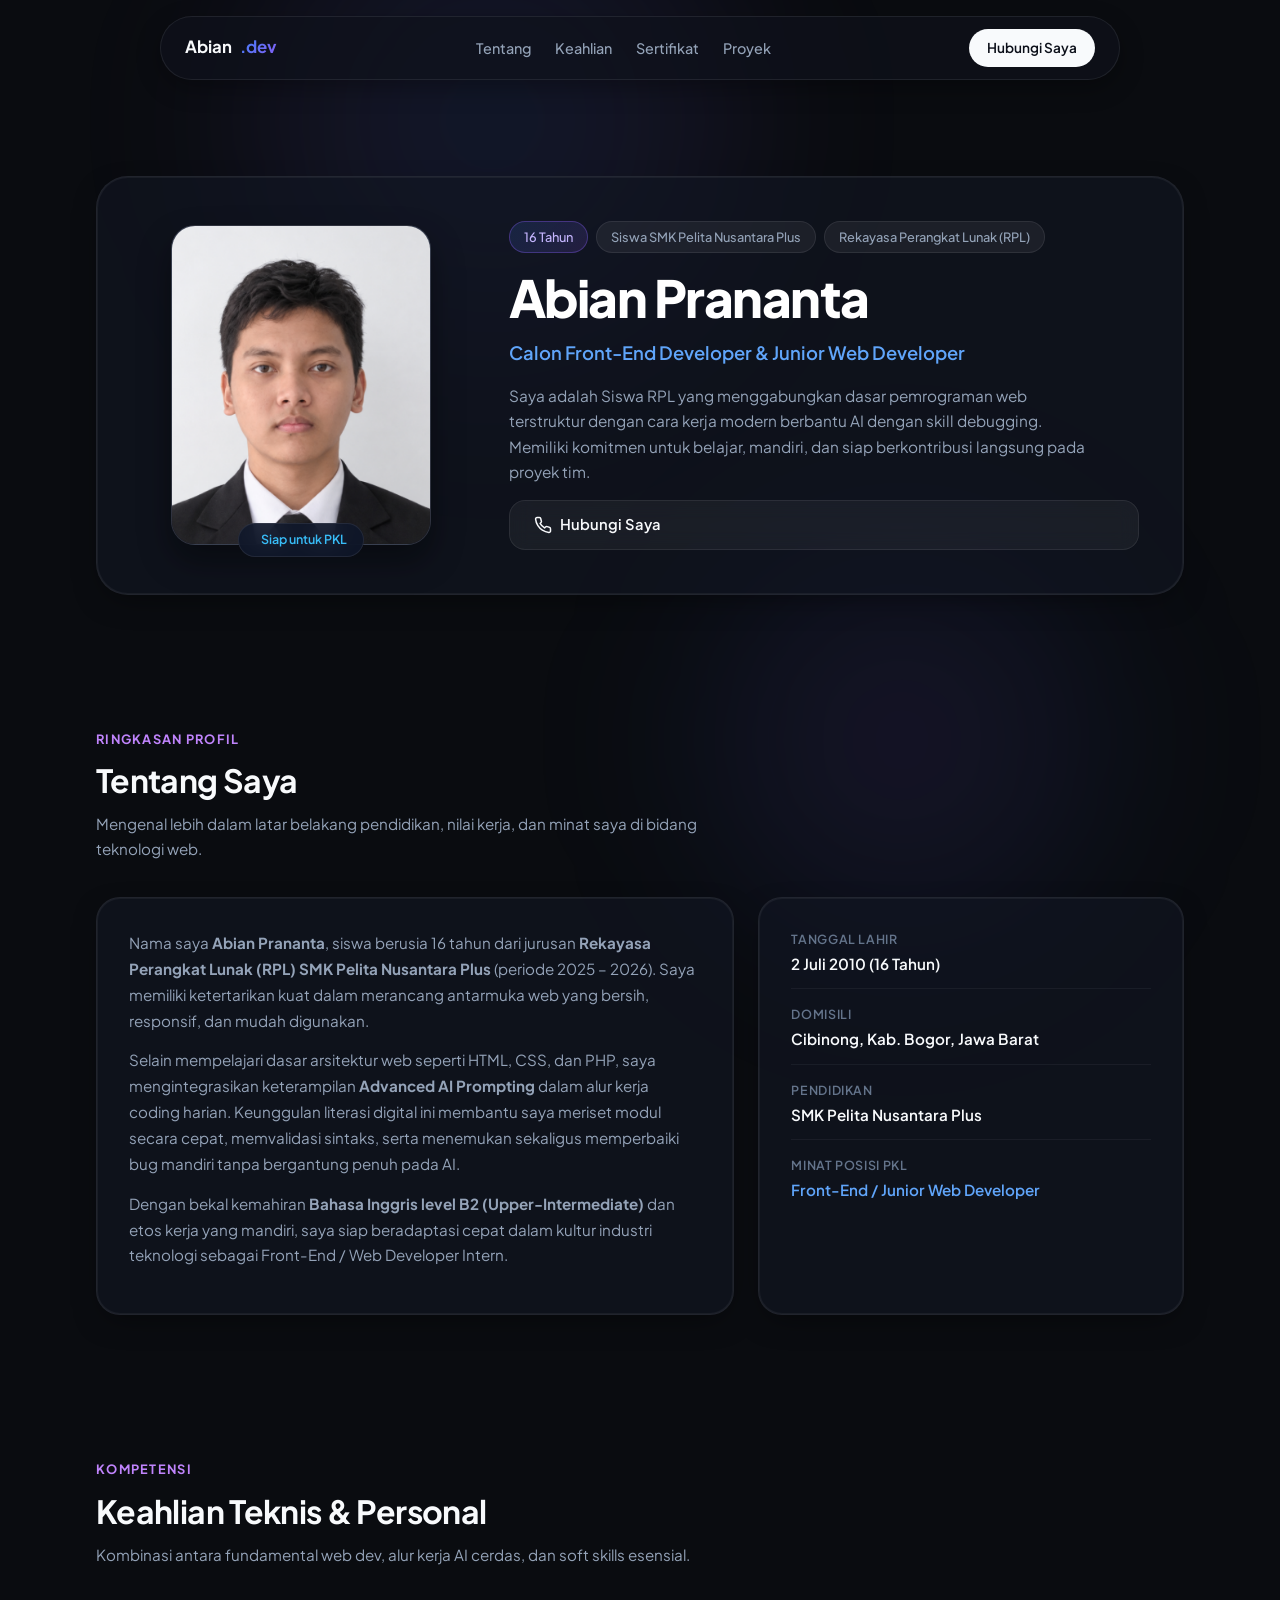
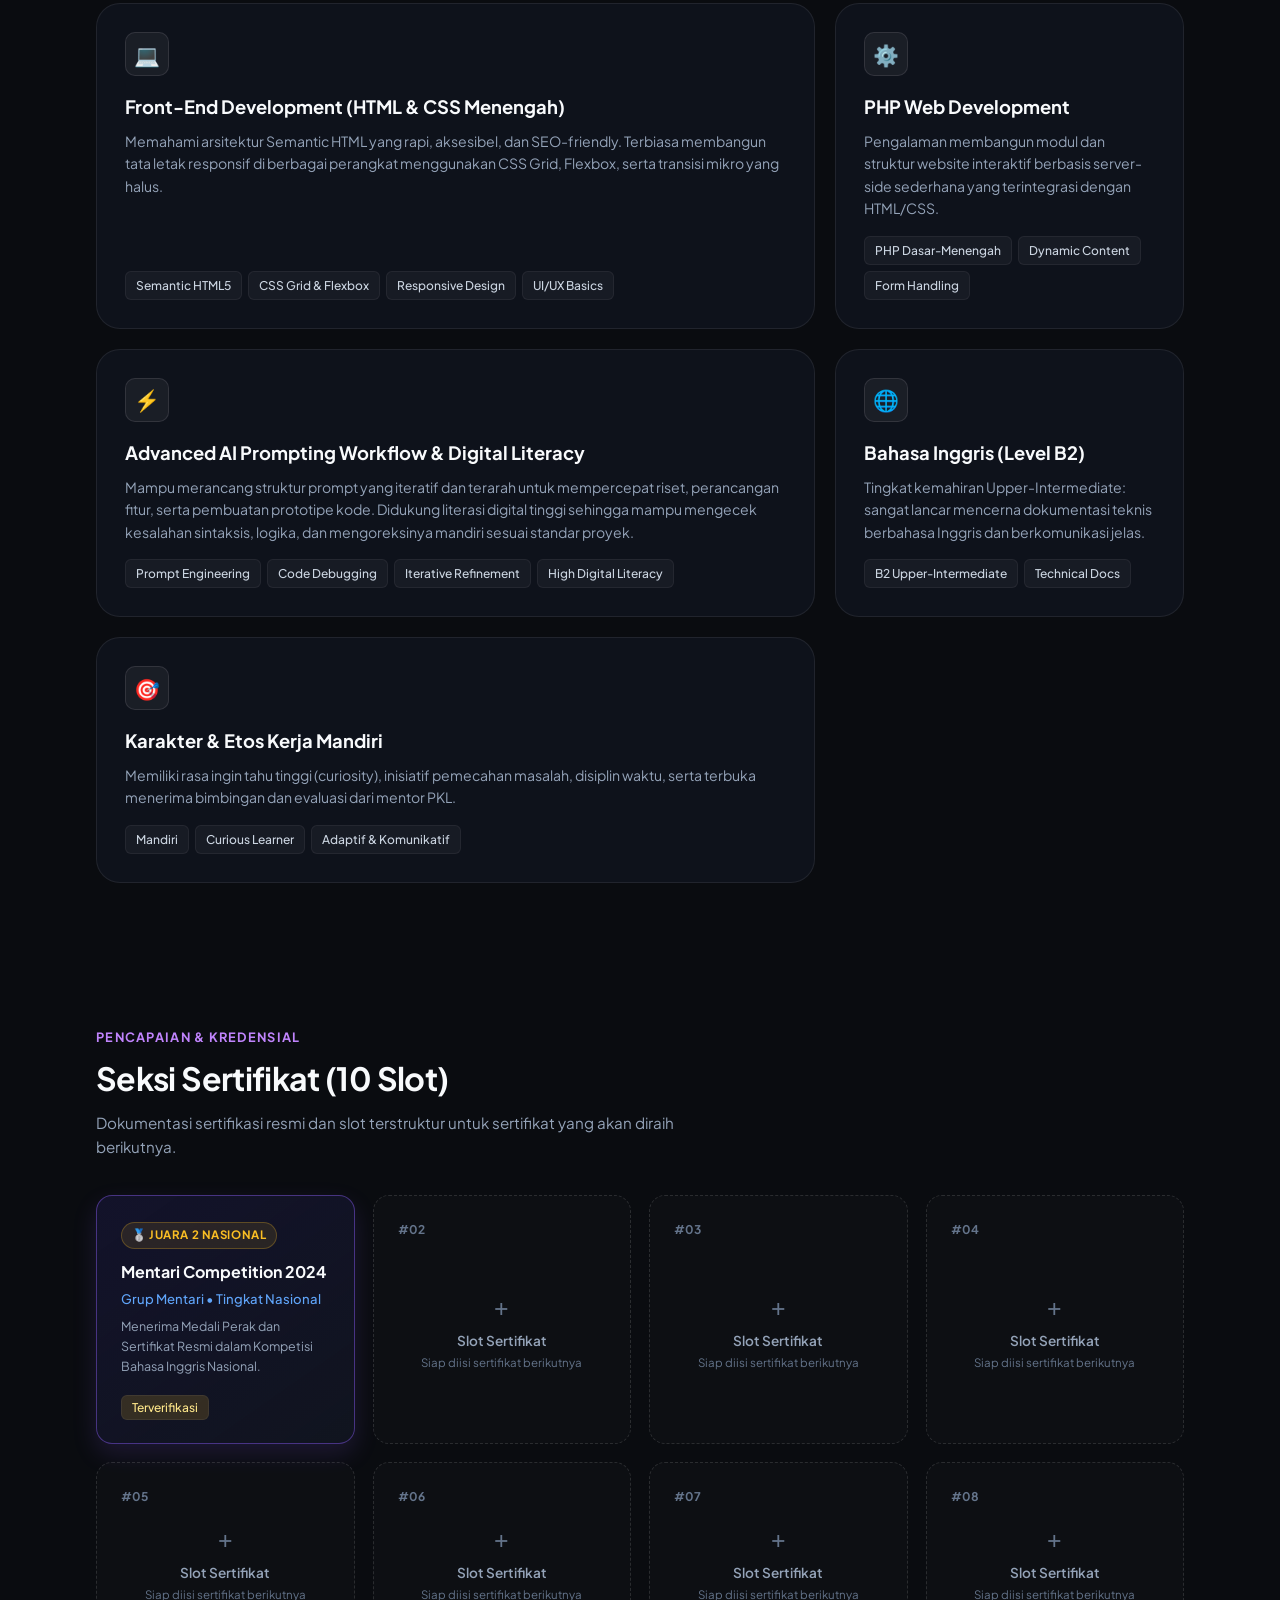
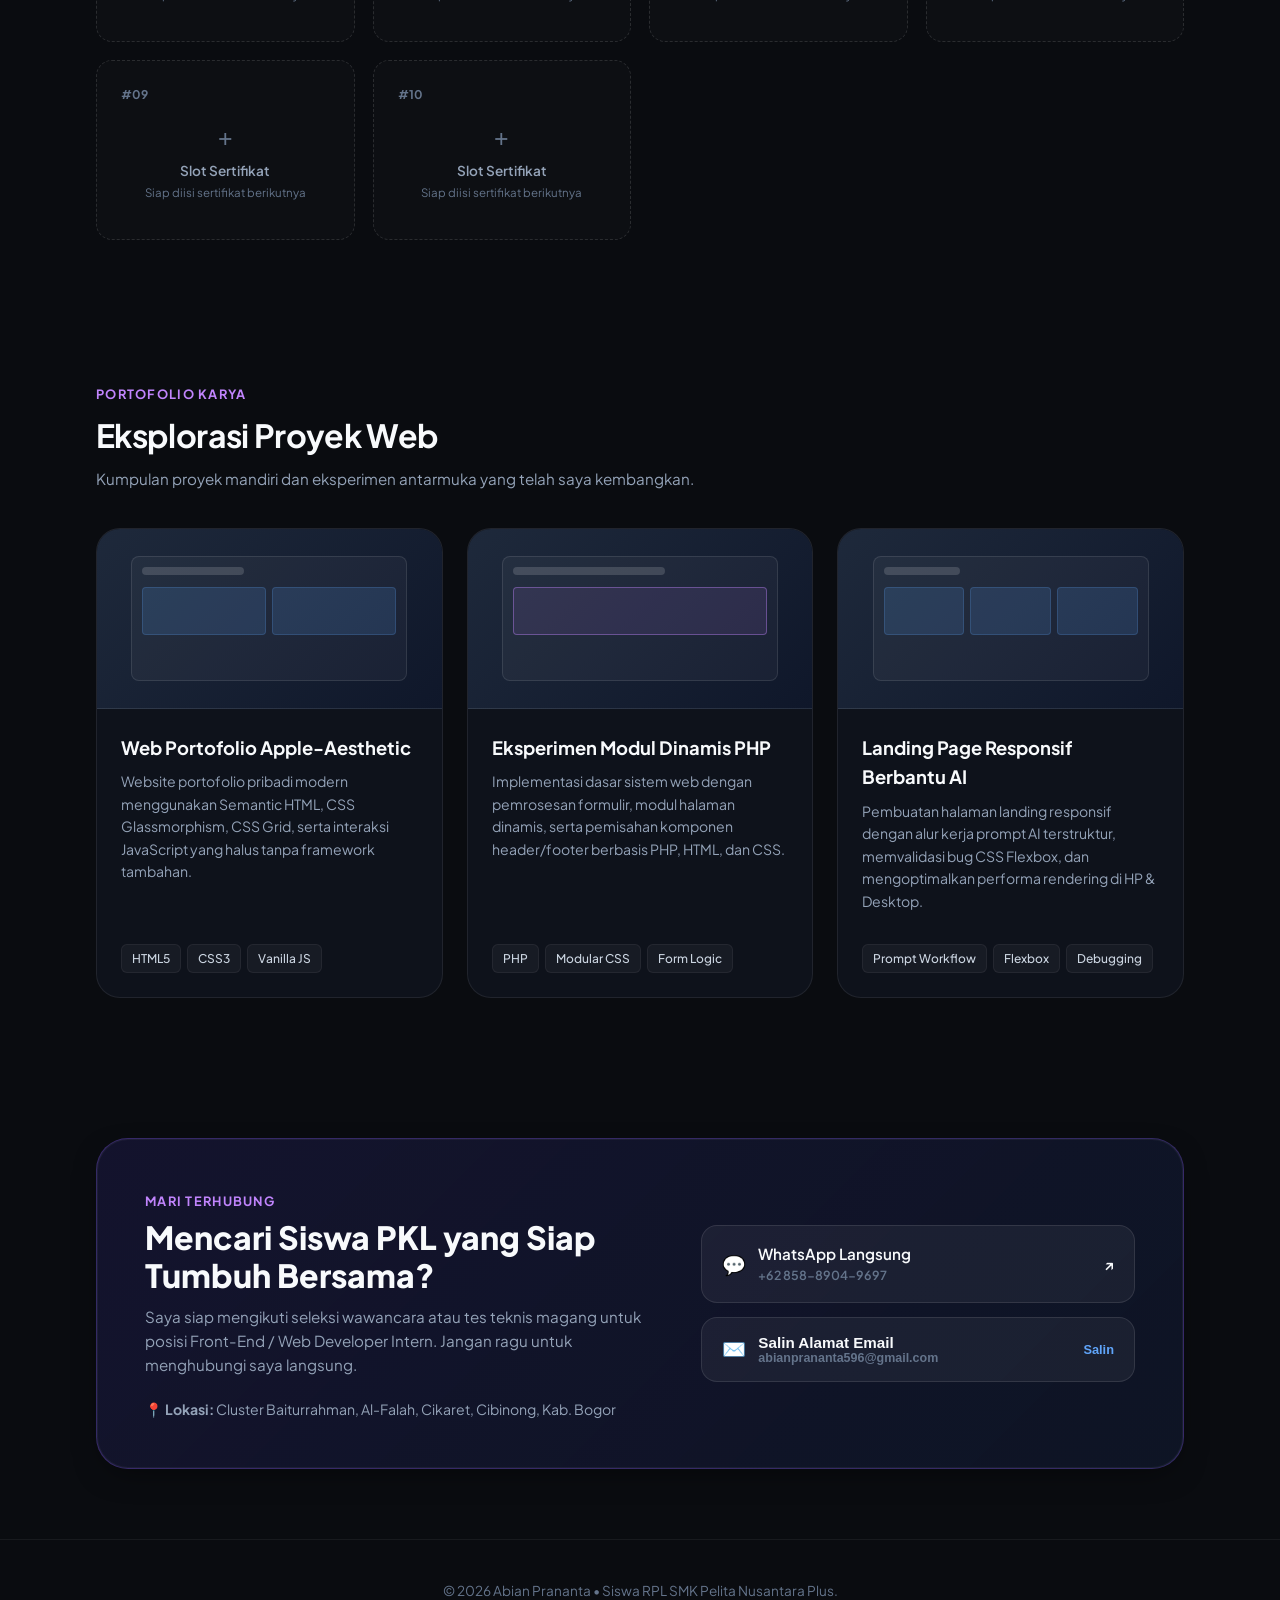
<file: free coding space/My Portfolio/index.html>
<!DOCTYPE html>
<html lang="id">
<head>
  <meta charset="UTF-8" />
  <meta name="viewport" content="width=device-width, initial-scale=1.0" />
  <title>Abian Prananta | Front-End & Web Developer Intern</title>
  
  <!-- Font Modern (Inter & SF Pro feel) -->
  <link rel="preconnect" href="https://fonts.googleapis.com">
  <link rel="preconnect" href="https://fonts.gstatic.com" crossorigin>
  <link href="https://fonts.googleapis.com/css2?family=Plus+Jakarta+Sans:wght@300;400;500;600;700;800&family=Space+Grotesk:wght@500;700&display=swap" rel="stylesheet">

    <link rel="stylesheet" href="style.css" />

</head>

<body>

  <!-- ================= NAV BAR ================= -->
  <header class="container">
    <nav class="navbar">
      <a href="#" class="nav-brand">
        Abian<span>.dev</span>
      </a>
      <ul class="nav-links">
        <li><a href="#tentang">Tentang</a></li>
        <li><a href="#skills">Keahlian</a></li>
        <li><a href="#sertifikat">Sertifikat</a></li>
        <li><a href="#proyek">Proyek</a></li>
      </ul>
      <a href="#kontak" class="nav-cta">Hubungi Saya</a>
    </nav>
  </header>

  <main class="container">

    <!-- ================= HERO SECTION ================= -->
    <section class="hero">
      <div class="hero-card">
        <!-- Frame Foto Berdampingan -->
       <!-- Frame Foto Abian Prananta -->
        <div class="profile-frame-wrap">
          <div class="profile-frame">
            <img src="fyour photo.png" alt="Abian Prananta" id="profileImg" />
          </div>
          <div class="profile-badge">
            <span class="pulse-dot"></span> Siap untuk PKL
          </div>
        </div>

        <!-- Detail Profil -->
        <div class="hero-content">
          <div class="meta-pills">
            <span class="pill highlight">16 Tahun</span>
            <span class="pill">Siswa SMK Pelita Nusantara Plus</span>
            <span class="pill">Rekayasa Perangkat Lunak (RPL)</span>
          </div>

          <h1 class="hero-title">Abian Prananta</h1>
          <h2 class="hero-subtitle">Calon Front-End Developer & Junior Web Developer</h2>
          
          <p class="hero-desc">
           Saya adalah Siswa RPL yang menggabungkan dasar pemrograman web terstruktur dengan cara kerja modern berbantu AI dengan skill debugging. Memiliki komitmen untuk belajar, mandiri, dan siap berkontribusi langsung pada proyek tim.
          </p>


            <!-- Tombol Pintas Hubungi -->
            <a href="https://wa.me/6285889049697?text=Halo%20Abian,%20saya%20tertarik%20dengan%20profil%20portofolio%20kamu." target="_blank" class="btn btn-secondary">
              <svg width="18" height="18" viewBox="0 0 24 24" fill="none" stroke="currentColor" stroke-width="2" stroke-linecap="round" stroke-linejoin="round">
                <path d="M22 16.92v3a2 2 0 0 1-2.18 2 19.79 19.79 0 0 1-8.63-3.07 19.5 19.5 0 0 1-6-6 19.79 19.79 0 0 1-3.07-8.67A2 2 0 0 1 4.11 2h3a2 2 0 0 1 2 1.72 12.84 12.84 0 0 0 .7 2.81 2 2 0 0 1-.45 2.11L8.09 9.91a16 16 0 0 0 6 6l1.27-1.27a2 2 0 0 1 2.11-.45 12.84 12.84 0 0 0 2.81.7A2 2 0 0 1 22 16.92z"></path>
              </svg>
              Hubungi Saya
            </a>
          </div>
        </div>
      </div>
    </section>

    <!-- ================= TENTANG SAYA ================= -->
    <section id="tentang" class="section">
      <div class="section-header">
        <span class="section-tag">Ringkasan Profil</span>
        <h2 class="section-title">Tentang Saya</h2>
        <p class="section-desc">Mengenal lebih dalam latar belakang pendidikan, nilai kerja, dan minat saya di bidang teknologi web.</p>
      </div>

      <div class="about-grid">
        <div class="card about-bio">
          <p>
            Nama saya <strong>Abian Prananta</strong>, siswa berusia 16 tahun dari jurusan <strong>Rekayasa Perangkat Lunak (RPL) SMK Pelita Nusantara Plus</strong> (periode 2025 – 2026). Saya memiliki ketertarikan kuat dalam merancang antarmuka web yang bersih, responsif, dan mudah digunakan.
          </p>
          <p>
            Selain mempelajari dasar arsitektur web seperti HTML, CSS, dan PHP, saya mengintegrasikan keterampilan <strong>Advanced AI Prompting</strong> dalam alur kerja coding harian. Keunggulan literasi digital ini membantu saya meriset modul secara cepat, memvalidasi sintaks, serta menemukan sekaligus memperbaiki bug mandiri tanpa bergantung penuh pada AI.
          </p>
          <p>
            Dengan bekal kemahiran <strong>Bahasa Inggris level B2 (Upper-Intermediate)</strong> dan etos kerja yang mandiri, saya siap beradaptasi cepat dalam kultur industri teknologi sebagai Front-End / Web Developer Intern.
          </p>
        </div>

        <div class="card">
          <div class="info-list">
            <div class="info-item">
              <span class="info-label">Tanggal Lahir</span>
              <span class="info-value">2 Juli 2010 (16 Tahun)</span>
            </div>
            <div class="info-item">
              <span class="info-label">Domisili</span>
              <span class="info-value">Cibinong, Kab. Bogor, Jawa Barat</span>
            </div>
            <div class="info-item">
              <span class="info-label">Pendidikan</span>
              <span class="info-value">SMK Pelita Nusantara Plus</span>
            </div>
            <div class="info-item">
              <span class="info-label">Minat Posisi PKL</span>
              <span class="info-value" style="color: var(--accent-blue-light);">Front-End / Junior Web Developer</span>
            </div>
          </div>
        </div>
      </div>
    </section>

    <!-- ================= KEAHLIAN (BENTO GRID) ================= -->
    <section id="skills" class="section">
      <div class="section-header">
        <span class="section-tag">Kompetensi</span>
        <h2 class="section-title">Keahlian Teknis & Personal</h2>
        <p class="section-desc">Kombinasi antara fundamental web dev, alur kerja AI cerdas, dan soft skills esensial.</p>
      </div>

      <div class="bento-grid">
        <!-- Bento 1: HTML & CSS (Menengah) -->
        <div class="bento-card span-2">
          <div>
            <div class="bento-icon" style="color: #60a5fa;">💻</div>
            <h3 class="bento-title">Front-End Development (HTML & CSS Menengah)</h3>
            <p class="bento-desc">
              Memahami arsitektur Semantic HTML yang rapi, aksesibel, dan SEO-friendly. Terbiasa membangun tata letak responsif di berbagai perangkat menggunakan CSS Grid, Flexbox, serta transisi mikro yang halus.
            </p>
          </div>
          <div class="skill-tags">
            <span class="skill-tag">Semantic HTML5</span>
            <span class="skill-tag">CSS Grid & Flexbox</span>
            <span class="skill-tag">Responsive Design</span>
         
            <span class="skill-tag">UI/UX Basics</span>
          </div>
        </div>

        <!-- Bento 2: PHP Dasar-Menengah -->
        <div class="bento-card">
          <div>
            <div class="bento-icon" style="color: #c084fc;">⚙️</div>
            <h3 class="bento-title">PHP Web Development</h3>
            <p class="bento-desc">
              Pengalaman membangun modul dan struktur website interaktif berbasis server-side sederhana yang terintegrasi dengan HTML/CSS.
            </p>
          </div>
          <div class="skill-tags">
            <span class="skill-tag">PHP Dasar-Menengah</span>
            <span class="skill-tag">Dynamic Content</span>
            <span class="skill-tag">Form Handling</span>
          </div>
        </div>

        <!-- Bento 3: Advanced AI Prompting & Digital Literacy -->
        <div class="bento-card span-2">
          <div>
            <div class="bento-icon" style="color: #38bdf8;">⚡</div>
            <h3 class="bento-title">Advanced AI Prompting Workflow & Digital Literacy</h3>
            <p class="bento-desc">
              Mampu merancang struktur prompt yang iteratif dan terarah untuk mempercepat riset, perancangan fitur, serta pembuatan prototipe kode. Didukung literasi digital tinggi sehingga mampu mengecek kesalahan sintaksis, logika, dan mengoreksinya mandiri sesuai standar proyek.
            </p>
          </div>
          <div class="skill-tags">
            <span class="skill-tag">Prompt Engineering</span>
            <span class="skill-tag">Code Debugging</span>
            <span class="skill-tag">Iterative Refinement</span>
            <span class="skill-tag">High Digital Literacy</span>
          </div>
        </div>

        <!-- Bento 4: English Proficiency -->
        <div class="bento-card">
          <div>
            <div class="bento-icon" style="color: #fbbf24;">🌐</div>
            <h3 class="bento-title">Bahasa Inggris (Level B2)</h3>
            <p class="bento-desc">
              Tingkat kemahiran Upper-Intermediate: sangat lancar mencerna dokumentasi teknis berbahasa Inggris dan berkomunikasi jelas.
            </p>
          </div>
          <div class="skill-tags">
            <span class="skill-tag">B2 Upper-Intermediate</span>
            <span class="skill-tag">Technical Docs</span>
          </div>
        </div>

        <!-- Bento 5: Soft Skills -->
        <div class="bento-card span-2">
          <div>
            <div class="bento-icon" style="color: #4ade80;">🎯</div>
            <h3 class="bento-title">Karakter & Etos Kerja Mandiri</h3>
            <p class="bento-desc">
              Memiliki rasa ingin tahu tinggi (curiosity), inisiatif pemecahan masalah, disiplin waktu, serta terbuka menerima bimbingan dan evaluasi dari mentor PKL.
            </p>
          </div>
          <div class="skill-tags">
            <span class="skill-tag">Mandiri</span>
            <span class="skill-tag">Curious Learner</span>
            <span class="skill-tag">Adaptif & Komunikatif</span>
          </div>
        </div>
      </div>
    </section>

    <!-- ================= SERTIFIKAT (10 BOXES GRID) ================= -->
    <section id="sertifikat" class="section">
      <div class="section-header">
        <span class="section-tag">Pencapaian & Kredensial</span>
        <h2 class="section-title">Seksi Sertifikat (10 Slot)</h2>
        <p class="section-desc">Dokumentasi sertifikasi resmi dan slot terstruktur untuk sertifikat yang akan diraih berikutnya.</p>
      </div>

      <div class="cert-grid">
        <!-- Box 1: PRESTASI RESMI -->
        <div class="cert-card active">
          <div>
            <div class="cert-badge-active">
              🥈 Juara 2 Nasional
            </div>
            <h3 class="cert-title">Mentari Competition 2024</h3>
            <p class="cert-issuer">Grup Mentari • Tingkat Nasional</p>
            <p class="cert-detail">Menerima Medali Perak dan Sertifikat Resmi dalam Kompetisi Bahasa Inggris Nasional.</p>
          </div>
          <div style="margin-top: 16px;">
            <span class="skill-tag" style="background: rgba(251, 191, 36, 0.15); color: #fde68a;">Terverifikasi</span>
          </div>
        </div>

        <!-- Box 2: Slot Cadangan -->
        <div class="cert-card slot">
          <span class="slot-number">#02</span>
          <div class="slot-content">
            <span class="slot-icon">+</span>
            <h4 class="slot-title">Slot Sertifikat</h4>
            <p class="slot-sub">Siap diisi sertifikat berikutnya</p>
          </div>
        </div>

        <!-- Box 3: Slot Cadangan -->
        <div class="cert-card slot">
          <span class="slot-number">#03</span>
          <div class="slot-content">
            <span class="slot-icon">+</span>
            <h4 class="slot-title">Slot Sertifikat</h4>
            <p class="slot-sub">Siap diisi sertifikat berikutnya</p>
          </div>
        </div>

        <!-- Box 4: Slot Cadangan -->
        <div class="cert-card slot">
          <span class="slot-number">#04</span>
          <div class="slot-content">
            <span class="slot-icon">+</span>
            <h4 class="slot-title">Slot Sertifikat</h4>
            <p class="slot-sub">Siap diisi sertifikat berikutnya</p>
          </div>
        </div>

        <!-- Box 5: Slot Cadangan -->
        <div class="cert-card slot">
          <span class="slot-number">#05</span>
          <div class="slot-content">
            <span class="slot-icon">+</span>
            <h4 class="slot-title">Slot Sertifikat</h4>
            <p class="slot-sub">Siap diisi sertifikat berikutnya</p>
          </div>
        </div>

        <!-- Box 6: Slot Cadangan -->
        <div class="cert-card slot">
          <span class="slot-number">#06</span>
          <div class="slot-content">
            <span class="slot-icon">+</span>
            <h4 class="slot-title">Slot Sertifikat</h4>
            <p class="slot-sub">Siap diisi sertifikat berikutnya</p>
          </div>
        </div>

        <!-- Box 7: Slot Cadangan -->
        <div class="cert-card slot">
          <span class="slot-number">#07</span>
          <div class="slot-content">
            <span class="slot-icon">+</span>
            <h4 class="slot-title">Slot Sertifikat</h4>
            <p class="slot-sub">Siap diisi sertifikat berikutnya</p>
          </div>
        </div>

        <!-- Box 8: Slot Cadangan -->
        <div class="cert-card slot">
          <span class="slot-number">#08</span>
          <div class="slot-content">
            <span class="slot-icon">+</span>
            <h4 class="slot-title">Slot Sertifikat</h4>
            <p class="slot-sub">Siap diisi sertifikat berikutnya</p>
          </div>
        </div>

        <!-- Box 9: Slot Cadangan -->
        <div class="cert-card slot">
          <span class="slot-number">#09</span>
          <div class="slot-content">
            <span class="slot-icon">+</span>
            <h4 class="slot-title">Slot Sertifikat</h4>
            <p class="slot-sub">Siap diisi sertifikat berikutnya</p>
          </div>
        </div>

        <!-- Box 10: Slot Cadangan -->
        <div class="cert-card slot">
          <span class="slot-number">#10</span>
          <div class="slot-content">
            <span class="slot-icon">+</span>
            <h4 class="slot-title">Slot Sertifikat</h4>
            <p class="slot-sub">Siap diisi sertifikat berikutnya</p>
          </div>
        </div>
      </div>
    </section>

    <!-- ================= PROYEK (SHOWCASE) ================= -->
    <section id="proyek" class="section">
      <div class="section-header">
        <span class="section-tag">Portofolio Karya</span>
        <h2 class="section-title">Eksplorasi Proyek Web</h2>
        <p class="section-desc">Kumpulan proyek mandiri dan eksperimen antarmuka yang telah saya kembangkan.</p>
      </div>

      <div class="project-grid">
        <!-- Proyek 1 -->
        <div class="project-card">
          <div class="project-preview">
            <div class="project-preview-mockup">
              <div class="mockup-bar"></div>
              <div class="mockup-lines">
                <div class="mockup-box"></div>
                <div class="mockup-box"></div>
              </div>
            </div>
          </div>
          <div class="project-body">
            <h3 class="project-title">Web Portofolio Apple-Aesthetic</h3>
            <p class="project-desc">
              Website portofolio pribadi modern menggunakan Semantic HTML, CSS Glassmorphism, CSS Grid, serta interaksi JavaScript yang halus tanpa framework tambahan.
            </p>
            <div class="skill-tags">
              <span class="skill-tag">HTML5</span>
              <span class="skill-tag">CSS3</span>
              <span class="skill-tag">Vanilla JS</span>
            </div>
          </div>
        </div>

        <!-- Proyek 2 -->
        <div class="project-card">
          <div class="project-preview">
            <div class="project-preview-mockup">
              <div class="mockup-bar" style="width: 60%;"></div>
              <div class="mockup-lines">
                <div class="mockup-box" style="border-color: rgba(192, 132, 252, 0.4); background: rgba(192, 132, 252, 0.1);"></div>
              </div>
            </div>
          </div>
          <div class="project-body">
            <h3 class="project-title">Eksperimen Modul Dinamis PHP</h3>
            <p class="project-desc">
              Implementasi dasar sistem web dengan pemrosesan formulir, modul halaman dinamis, serta pemisahan komponen header/footer berbasis PHP, HTML, dan CSS.
            </p>
            <div class="skill-tags">
              <span class="skill-tag">PHP</span>
              <span class="skill-tag">Modular CSS</span>
              <span class="skill-tag">Form Logic</span>
            </div>
          </div>
        </div>

        <!-- Proyek 3 -->
        <div class="project-card">
          <div class="project-preview">
            <div class="project-preview-mockup">
              <div class="mockup-bar" style="width: 30%;"></div>
              <div class="mockup-lines">
                <div class="mockup-box"></div>
                <div class="mockup-box"></div>
                <div class="mockup-box"></div>
              </div>
            </div>
          </div>
          <div class="project-body">
            <h3 class="project-title">Landing Page Responsif Berbantu AI</h3>
            <p class="project-desc">
              Pembuatan halaman landing responsif dengan alur kerja prompt AI terstruktur, memvalidasi bug CSS Flexbox, dan mengoptimalkan performa rendering di HP & Desktop.
            </p>
            <div class="skill-tags">
              <span class="skill-tag">Prompt Workflow</span>
              <span class="skill-tag">Flexbox</span>
              <span class="skill-tag">Debugging</span>
            </div>
          </div>
        </div>
      </div>
    </section>

    <!-- ================= KONTAK ================= -->
    <section id="kontak" class="section">
      <div class="contact-card">
        <div>
          <span class="section-tag">Mari Terhubung</span>
          <h2 class="contact-title">Mencari Siswa PKL yang Siap Tumbuh Bersama?</h2>
          <p class="contact-desc">
            Saya siap mengikuti seleksi wawancara atau tes teknis magang untuk posisi Front-End / Web Developer Intern. Jangan ragu untuk menghubungi saya langsung.
          </p>
          <div style="margin-top: 20px; font-size: 0.88rem; color: var(--text-secondary);">
            📍 <strong>Lokasi:</strong> Cluster Baiturrahman, Al-Falah, Cikaret, Cibinong, Kab. Bogor
          </div>
        </div>

        <div class="contact-items">
          <!-- WhatsApp Link -->
          <a href="https://wa.me/6285889049697?text=Halo%20Abian,%20kami%20ingin%20mendiskusikan%20posisi%20PKL." target="_blank" class="contact-btn">
            <div class="contact-btn-left">
              <span style="font-size: 1.2rem;">💬</span>
              <div>
                <div>WhatsApp Langsung</div>
                <div style="font-size: 0.78rem; color: var(--text-tertiary);">+62 858-8904-9697</div>
              </div>
            </div>
            <span>↗</span>
          </a>

          <!-- Instant Copy Email Button -->
          <button type="button" class="contact-btn" id="copyEmailBtn" style="width: 100%; text-align: left;">
            <div class="contact-btn-left">
              <span style="font-size: 1.2rem;">✉️</span>
              <div>
                <div>Salin Alamat Email</div>
                <div style="font-size: 0.78rem; color: var(--text-tertiary);">abianprananta596@gmail.com</div>
              </div>
            </div>
            <span id="copyStatusText" style="font-size: 0.8rem; color: var(--accent-blue-light);">Salin</span>
          </button>
        </div>
      </div>
    </section>

  </main>

  <!-- ================= FOOTER ================= -->
  <footer>
    <div class="container">
      <p>© 2026 Abian Prananta • Siswa RPL SMK Pelita Nusantara Plus.</p>
      
    </div>
  </footer>

  <!-- Toast Notifikasi Copy -->
  <div class="toast" id="toastNotification">
    <svg width="18" height="18" viewBox="0 0 24 24" fill="none" stroke="#4ade80" stroke-width="2.5" stroke-linecap="round" stroke-linejoin="round">
      <polyline points="20 6 9 17 4 12"></polyline>
    </svg>
    <span>Email berhasil disalin ke clipboard!</span>
  </div>

  <!-- ================= JAVASCRIPT ================= -->
  <script>
    // 1. Fitur Salin Email Instan ke Clipboard
    const copyEmailBtn = document.getElementById('copyEmailBtn');
    const toast = document.getElementById('toastNotification');
    const copyStatusText = document.getElementById('copyStatusText');
    const emailTarget = "abianprananta596@gmail.com";

    copyEmailBtn.addEventListener('click', async () => {
      try {
        await navigator.clipboard.writeText(emailTarget);
        
        // Update teks status tombol
        copyStatusText.textContent = "Tersalin!";
        copyStatusText.style.color = "#4ade80";

        // Tampilkan Toast
        toast.classList.add('show');
        
        setTimeout(() => {
          toast.classList.remove('show');
          copyStatusText.textContent = "Salin";
          copyStatusText.style.color = "var(--accent-blue-light)";
        }, 3000);
      } catch (err) {
        // Fallback jika permission browser ditolak
        prompt("Salin email ini secara manual:", emailTarget);
      }
    });

    // 2. Smooth Reveal Micro-Interaction saat Scroll (Subtle & Clean)
    const observerOptions = {
      threshold: 0.1,
      rootMargin: "0px 0px -40px 0px"
    };

    const revealObserver = new IntersectionObserver((entries) => {
      entries.forEach(entry => {
        if (entry.isIntersecting) {
          entry.target.style.opacity = "1";
          entry.target.style.transform = "translateY(0)";
          revealObserver.unobserve(entry.target);
        }
      });
    }, observerOptions);

    // Menerapkan transisi pada elemen-elemen kunci
    document.querySelectorAll('.bento-card, .cert-card, .project-card').forEach(el => {
      el.style.opacity = "0";
      el.style.transform = "translateY(18px)";
      el.style.transition = "opacity 0.6s ease-out, transform 0.6s cubic-bezier(0.16, 1, 0.3, 1)";
      revealObserver.observe(el);
    });
  </script>
</body>
</html>
</file>
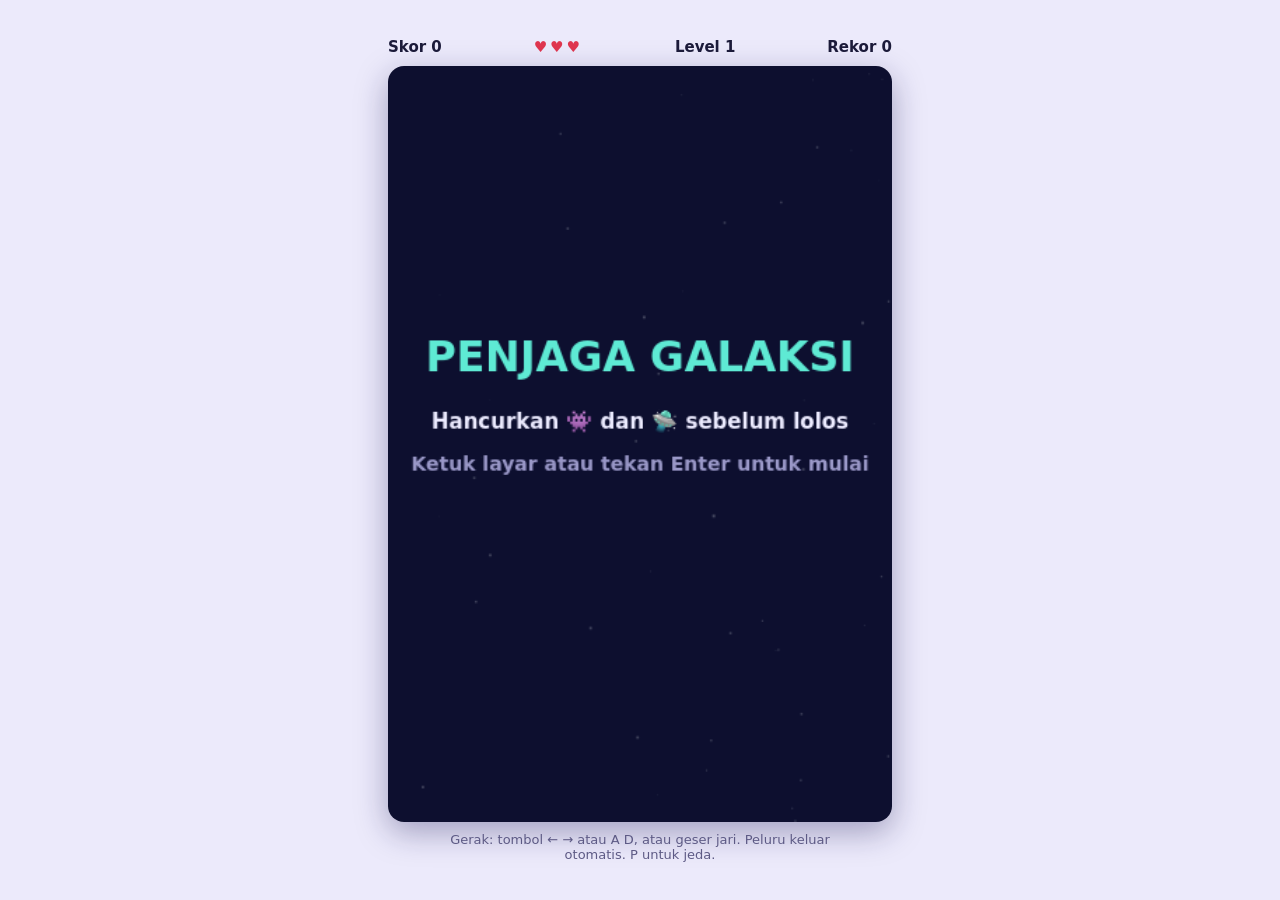
<file: free coding space/Uprak_Game/index.html>
<!DOCTYPE html>
<html lang="id">
<head>
<meta charset="utf-8">
<meta name="viewport" content="width=device-width, initial-scale=1, viewport-fit=cover">
<title>Penjaga Galaksi</title>
<link rel="stylesheet" href="style.css">
</head>
<body>
<!-- ===== HTML: kerangka halaman ===== -->
<div id="hud">
  <span>Skor <b id="sk">0</b></span>
  <span id="nyawa"></span>
  <span>Level <b id="lv">1</b></span>
  <span>Rekor <b id="rk">0</b></span>
</div>
<canvas id="game"></canvas>
<p class="hint">Gerak: tombol ← → atau A D, atau geser jari. Peluru keluar otomatis. P untuk jeda.</p>

<script src="script.js"></script>
</body>
</html>
</file>
<file: free coding space/My Portfolio/style.css>
/* ==========================================================
   DESIGN TOKENS & SYSTEM (APPLE AESTHETIC)
   ========================================================== */
:root {
  --bg-main: #0a0c10;
  --bg-surface: rgba(18, 22, 34, 0.65);
  --bg-surface-hover: rgba(28, 34, 52, 0.75);
  --bg-pill: rgba(255, 255, 255, 0.06);
  
  --accent-blue: #2563eb;
  --accent-blue-light: #60a5fa;
  --accent-purple: #8b5cf6;
  --accent-purple-light: #c084fc;
  --accent-gradient: linear-gradient(135deg, #3b82f6 0%, #8b5cf6 100%);
  --accent-gradient-subtle: linear-gradient(135deg, rgba(59, 130, 246, 0.15), rgba(139, 92, 246, 0.15));

  --text-primary: #f8fafc;
  --text-secondary: #94a3b8;
  --text-tertiary: #64748b;
  
  --border-subtle: rgba(255, 255, 255, 0.08);
  --border-active: rgba(96, 165, 250, 0.35);
  
  --radius-sm: 10px;
  --radius-md: 16px;
  --radius-lg: 24px;
  --radius-xl: 32px;
  
  --shadow-apple: 0 10px 30px -10px rgba(0, 0, 0, 0.5), 0 0 1px 1px rgba(255, 255, 255, 0.06) inset;
  
  --transition: all 0.3s cubic-bezier(0.16, 1, 0.3, 1);
}

* {
  margin: 0;
  padding: 0;
  box-sizing: border-box;
  scroll-behavior: smooth;
}

body {
  background-color: var(--bg-main);
  color: var(--text-primary);
  font-family: 'Plus Jakarta Sans', -apple-system, BlinkMacSystemFont, "Segoe UI", Roboto, sans-serif;
  line-height: 1.6;
  overflow-x: hidden;
  position: relative;
}

body::before {
  content: "";
  position: fixed;
  top: -20%;
  left: 15%;
  width: 600px;
  height: 600px;
  background: radial-gradient(circle, rgba(59, 130, 246, 0.12) 0%, rgba(139, 92, 246, 0.08) 50%, transparent 70%);
  filter: blur(80px);
  z-index: -1;
  pointer-events: none;
}

body::after {
  content: "";
  position: fixed;
  bottom: -10%;
  right: 10%;
  width: 500px;
  height: 500px;
  background: radial-gradient(circle, rgba(139, 92, 246, 0.12) 0%, rgba(37, 99, 235, 0.05) 60%, transparent 70%);
  filter: blur(80px);
  z-index: -1;
  pointer-events: none;
}

.container {
  width: 90%;
  max-width: 1120px;
  margin: 0 auto;
  padding: 0 16px;
}

/* NAVBAR */
.navbar {
  position: sticky;
  top: 16px;
  z-index: 100;
  display: flex;
  justify-content: space-between;
  align-items: center;
  padding: 12px 24px;
  margin: 16px auto;
  max-width: 960px;
  background: rgba(15, 18, 28, 0.7);
  backdrop-filter: var(--backdrop-blur);
  -webkit-backdrop-filter: var(--backdrop-blur);
  border: 1px solid var(--border-subtle);
  border-radius: 999px;
  box-shadow: 0 8px 24px rgba(0, 0, 0, 0.3);
}

.nav-brand {
  font-weight: 700;
  font-size: 1.05rem;
  color: var(--text-primary);
  text-decoration: none;
  display: flex;
  align-items: center;
  gap: 8px;
}

.nav-brand span {
  background: var(--accent-gradient);
  -webkit-background-clip: text;
  background-clip: text; /* <-- Cukup tambahkan baris ini */
  -webkit-text-fill-color: transparent;
}

.nav-links {
  display: flex;
  gap: 24px;
  list-style: none;
}

.nav-links a {
  color: var(--text-secondary);
  text-decoration: none;
  font-size: 0.9rem;
  font-weight: 500;
  transition: var(--transition);
}

.nav-links a:hover {
  color: var(--text-primary);
}

.nav-cta {
  background: var(--text-primary);
  color: #0b0f19;
  padding: 8px 18px;
  border-radius: 999px;
  text-decoration: none;
  font-size: 0.85rem;
  font-weight: 600;
  transition: var(--transition);
}

.nav-cta:hover {
  background: #e2e8f0;
  transform: translateY(-1px);
}

/* HERO */
.hero {
  padding: 80px 0 60px;
}

.hero-card {
  display: grid;
  grid-template-columns: 320px 1fr;
  gap: 48px;
  align-items: center;
  background: var(--bg-surface);
  border: 1px solid var(--border-subtle);
  backdrop-filter: var(--backdrop-blur);
  -webkit-backdrop-filter: var(--backdrop-blur);
  border-radius: var(--radius-xl);
  padding: 44px;
  box-shadow: var(--shadow-apple);
}

.profile-frame-wrap {
  position: relative;
  display: flex;
  justify-content: center;
}

.profile-frame {
  width: 260px;
  height: 320px;
  border-radius: var(--radius-lg);
  overflow: hidden;
  position: relative;
  background: linear-gradient(180deg, #1e2538 0%, #111522 100%);
  border: 1px solid rgba(255, 255, 255, 0.12);
  box-shadow: 0 16px 32px rgba(0, 0, 0, 0.4);
}

.profile-frame img {
  width: 100%;
  height: 100%;
  object-fit: cover;
  display: block;
  transition: transform 0.5s ease;
}

.profile-frame:hover img {
  transform: scale(1.03);
}

.profile-badge {
  position: absolute;
  bottom: -12px;
  background: rgba(15, 23, 42, 0.9);
  border: 1px solid var(--border-subtle);
  backdrop-filter: blur(12px);
  padding: 6px 16px;
  border-radius: 999px;
  font-size: 0.78rem;
  font-weight: 600;
  color: #38bdf8;
  display: flex;
  align-items: center;
  gap: 6px;
}



@keyframes pulse {
  0%, 100% { opacity: 1; transform: scale(1); }
  50% { opacity: 0.5; transform: scale(1.2); }
}

.hero-content {
  display: flex;
  flex-direction: column;
  gap: 16px;
}

.meta-pills {
  display: flex;
  flex-wrap: wrap;
  gap: 8px;
}

.pill {
  background: var(--bg-pill);
  border: 1px solid var(--border-subtle);
  padding: 5px 14px;
  border-radius: 999px;
  font-size: 0.8rem;
  font-weight: 500;
  color: var(--text-secondary);
}

.pill.highlight {
  background: var(--accent-gradient-subtle);
  border-color: rgba(139, 92, 246, 0.35);
  color: #c4b5fd;
}

.hero-title {
  font-size: clamp(2.4rem, 4vw, 3.4rem);
  font-weight: 800;
  letter-spacing: -0.03em;
  line-height: 1.1;
  color: #ffffff;
}

.hero-subtitle {
  font-size: 1.15rem;
  font-weight: 600;
  color: var(--accent-blue-light);
  margin-top: -4px;
}

.hero-desc {
  font-size: 0.96rem;
  color: var(--text-secondary);
  line-height: 1.65;
  max-width: 580px;
}

.hero-actions {
  display: flex;
  flex-wrap: wrap;
  gap: 14px;
  margin-top: 10px;
}

.btn {
  display: inline-flex;
  align-items: center;
  gap: 8px;
  padding: 12px 24px;
  border-radius: var(--radius-md);
  font-size: 0.92rem;
  font-weight: 600;
  text-decoration: none;
  transition: var(--transition);
  cursor: pointer;
  border: none;
}

.btn-primary {
  background: var(--accent-gradient);
  color: #ffffff;
  box-shadow: 0 8px 20px rgba(59, 130, 246, 0.3);
}

.btn-primary:hover {
  box-shadow: 0 12px 28px rgba(139, 92, 246, 0.45);
  transform: translateY(-2px);
}

.btn-secondary {
  background: rgba(255, 255, 255, 0.05);
  color: var(--text-primary);
  border: 1px solid var(--border-subtle);
  backdrop-filter: blur(10px);
}

.btn-secondary:hover {
  background: rgba(255, 255, 255, 0.1);
  border-color: rgba(255, 255, 255, 0.2);
  transform: translateY(-2px);
}

/* SECTIONS */
.section {
  padding: 70px 0;
}

.section-header {
  margin-bottom: 36px;
}

.section-tag {
  font-size: 0.8rem;
  font-weight: 700;
  text-transform: uppercase;
  letter-spacing: 0.1em;
  color: var(--accent-purple-light);
  margin-bottom: 6px;
  display: inline-block;
}

.section-title {
  font-size: 2rem;
  font-weight: 700;
  letter-spacing: -0.02em;
}

.section-desc {
  color: var(--text-secondary);
  font-size: 0.95rem;
  margin-top: 6px;
  max-width: 620px;
}

/* ABOUT */
.about-grid {
  display: grid;
  grid-template-columns: 1.2fr 0.8fr;
  gap: 24px;
}

.card {
  background: var(--bg-surface);
  border: 1px solid var(--border-subtle);
  backdrop-filter: var(--backdrop-blur);
  -webkit-backdrop-filter: var(--backdrop-blur);
  border-radius: var(--radius-lg);
  padding: 32px;
  box-shadow: var(--shadow-apple);
  transition: var(--transition);
}

.card:hover {
  border-color: var(--border-active);
}

.about-bio p {
  color: var(--text-secondary);
  font-size: 0.95rem;
  margin-bottom: 14px;
  line-height: 1.7;
}

.info-list {
  display: flex;
  flex-direction: column;
  gap: 16px;
}

.info-item {
  display: flex;
  flex-direction: column;
  padding-bottom: 12px;
  border-bottom: 1px solid rgba(255, 255, 255, 0.05);
}

.info-item:last-child {
  border-bottom: none;
  padding-bottom: 0;
}

.info-label {
  font-size: 0.78rem;
  color: var(--text-tertiary);
  text-transform: uppercase;
  letter-spacing: 0.05em;
  font-weight: 600;
}

.info-value {
  font-size: 0.95rem;
  font-weight: 600;
  color: var(--text-primary);
  margin-top: 2px;
}

/* BENTO GRID */
.bento-grid {
  display: grid;
  grid-template-columns: repeat(3, 1fr);
  gap: 20px;
}

.bento-card {
  background: var(--bg-surface);
  border: 1px solid var(--border-subtle);
  backdrop-filter: var(--backdrop-blur);
  -webkit-backdrop-filter: var(--backdrop-blur);
  border-radius: var(--radius-lg);
  padding: 28px;
  display: flex;
  flex-direction: column;
  justify-content: space-between;
  transition: var(--transition);
  position: relative;
  overflow: hidden;
}

.bento-card:hover {
  transform: translateY(-3px);
  border-color: var(--border-active);
  background: var(--bg-surface-hover);
}

.bento-card.span-2 {
  grid-column: span 2;
}

.bento-icon {
  width: 44px;
  height: 44px;
  border-radius: var(--radius-sm);
  display: flex;
  align-items: center;
  justify-content: center;
  font-size: 1.3rem;
  margin-bottom: 16px;
  background: rgba(255, 255, 255, 0.05);
  border: 1px solid rgba(255, 255, 255, 0.1);
}

.bento-title {
  font-size: 1.15rem;
  font-weight: 700;
  margin-bottom: 8px;
}

.bento-desc {
  font-size: 0.88rem;
  color: var(--text-secondary);
  line-height: 1.6;
}

.skill-tags {
  display: flex;
  flex-wrap: wrap;
  gap: 6px;
  margin-top: 16px;
}

.skill-tag {
  background: rgba(255, 255, 255, 0.04);
  border: 1px solid rgba(255, 255, 255, 0.06);
  padding: 4px 10px;
  border-radius: 6px;
  font-size: 0.75rem;
  color: #cbd5e1;
  font-weight: 500;
}

/* CERTIFICATES */
.cert-grid {
  display: grid;
  grid-template-columns: repeat(auto-fill, minmax(250px, 1fr));
  gap: 18px;
}

.cert-card {
  background: var(--bg-surface);
  border: 1px solid var(--border-subtle);
  border-radius: var(--radius-md);
  padding: 24px;
  display: flex;
  flex-direction: column;
  justify-content: space-between;
  min-height: 180px;
  position: relative;
  transition: var(--transition);
}

.cert-card.active {
  border: 1px solid rgba(139, 92, 246, 0.45);
  background: linear-gradient(145deg, rgba(30, 27, 75, 0.45), rgba(18, 22, 34, 0.85));
  box-shadow: 0 10px 24px rgba(139, 92, 246, 0.15);
}

.cert-badge-active {
  display: inline-flex;
  align-items: center;
  gap: 6px;
  font-size: 0.72rem;
  font-weight: 700;
  text-transform: uppercase;
  letter-spacing: 0.05em;
  color: #fbbf24;
  background: rgba(251, 191, 36, 0.1);
  border: 1px solid rgba(251, 191, 36, 0.25);
  padding: 3px 10px;
  border-radius: 999px;
  width: fit-content;
  margin-bottom: 12px;
}

.cert-title {
  font-size: 1rem;
  font-weight: 700;
  color: var(--text-primary);
  margin-bottom: 6px;
  line-height: 1.35;
}

.cert-issuer {
  font-size: 0.82rem;
  color: var(--accent-blue-light);
  font-weight: 500;
}

.cert-detail {
  font-size: 0.78rem;
  color: var(--text-secondary);
  margin-top: 8px;
}

.cert-card.slot {
  border: 1px dashed rgba(255, 255, 255, 0.12);
  background: rgba(255, 255, 255, 0.015);
  opacity: 0.75;
}

.cert-card.slot:hover {
  opacity: 1;
  border-color: rgba(96, 165, 250, 0.4);
  background: rgba(255, 255, 255, 0.03);
}

.slot-number {
  font-size: 0.75rem;
  font-weight: 700;
  color: var(--text-tertiary);
}

.slot-content {
  margin: auto 0;
  text-align: center;
}

.slot-icon {
  font-size: 1.5rem;
  color: var(--text-tertiary);
  margin-bottom: 6px;
  display: block;
}

.slot-title {
  font-size: 0.85rem;
  font-weight: 600;
  color: var(--text-secondary);
}

.slot-sub {
  font-size: 0.72rem;
  color: var(--text-tertiary);
  margin-top: 2px;
}

/* PROJECTS */
.project-grid {
  display: grid;
  grid-template-columns: repeat(auto-fit, minmax(320px, 1fr));
  gap: 24px;
}

.project-card {
  background: var(--bg-surface);
  border: 1px solid var(--border-subtle);
  border-radius: var(--radius-lg);
  overflow: hidden;
  display: flex;
  flex-direction: column;
  transition: var(--transition);
}

.project-card:hover {
  transform: translateY(-4px);
  border-color: var(--border-active);
}

.project-preview {
  height: 180px;
  background: linear-gradient(135deg, #1e293b 0%, #0f172a 100%);
  position: relative;
  display: flex;
  align-items: center;
  justify-content: center;
  border-bottom: 1px solid var(--border-subtle);
  overflow: hidden;
}

.project-preview-mockup {
  width: 80%;
  height: 70%;
  background: rgba(255, 255, 255, 0.04);
  border: 1px solid rgba(255, 255, 255, 0.1);
  border-radius: 8px;
  display: flex;
  flex-direction: column;
  padding: 10px;
  gap: 8px;
}

.mockup-bar {
  height: 8px;
  width: 40%;
  background: rgba(255, 255, 255, 0.15);
  border-radius: 4px;
}

.mockup-lines {
  display: flex;
  gap: 6px;
  margin-top: 4px;
}

.mockup-box {
  flex: 1;
  height: 48px;
  background: rgba(96, 165, 250, 0.15);
  border-radius: 4px;
  border: 1px solid rgba(96, 165, 250, 0.2);
}

.project-body {
  padding: 24px;
  display: flex;
  flex-direction: column;
  flex-grow: 1;
}

.project-title {
  font-size: 1.15rem;
  font-weight: 700;
  margin-bottom: 8px;
}

.project-desc {
  font-size: 0.88rem;
  color: var(--text-secondary);
  line-height: 1.6;
  margin-bottom: 16px;
  flex-grow: 1;
}

/* CONTACT */
.contact-card {
  background: linear-gradient(135deg, rgba(30, 27, 75, 0.5) 0%, rgba(15, 23, 42, 0.8) 100%);
  border: 1px solid rgba(139, 92, 246, 0.3);
  border-radius: var(--radius-xl);
  padding: 48px;
  display: grid;
  grid-template-columns: 1.2fr 1fr;
  gap: 36px;
  align-items: center;
  box-shadow: var(--shadow-apple);
}

.contact-title {
  font-size: 2rem;
  font-weight: 800;
  line-height: 1.2;
}

.contact-desc {
  color: var(--text-secondary);
  font-size: 0.95rem;
  margin-top: 10px;
}

.contact-items {
  display: flex;
  flex-direction: column;
  gap: 14px;
}

.contact-btn {
  display: flex;
  align-items: center;
  justify-content: space-between;
  padding: 16px 20px;
  background: rgba(255, 255, 255, 0.05);
  border: 1px solid rgba(255, 255, 255, 0.1);
  border-radius: var(--radius-md);
  color: var(--text-primary);
  text-decoration: none;
  font-weight: 600;
  font-size: 0.95rem;
  transition: var(--transition);
  cursor: pointer;
}

.contact-btn:hover {
  background: rgba(255, 255, 255, 0.1);
  border-color: var(--accent-blue-light);
  transform: translateX(4px);
}

.contact-btn-left {
  display: flex;
  align-items: center;
  gap: 12px;
}

/* TOAST */
.toast {
  position: fixed;
  bottom: 24px;
  right: 24px;
  background: #1e293b;
  color: #ffffff;
  padding: 12px 20px;
  border-radius: var(--radius-md);
  font-size: 0.88rem;
  font-weight: 600;
  border: 1px solid rgba(255, 255, 255, 0.15);
  box-shadow: 0 10px 25px rgba(0, 0, 0, 0.5);
  display: flex;
  align-items: center;
  gap: 8px;
  opacity: 0;
  transform: translateY(20px);
  transition: var(--transition);
  pointer-events: none;
  z-index: 1000;
}

.toast.show {
  opacity: 1;
  transform: translateY(0);
}

footer {
  border-top: 1px solid rgba(255, 255, 255, 0.06);
  padding: 40px 0;
  text-align: center;
  color: var(--text-tertiary);
  font-size: 0.85rem;
}

/* RESPONSIVE */
@media (max-width: 900px) {
  .hero-card {
    grid-template-columns: 1fr;
    text-align: center;
    gap: 32px;
    padding: 32px 24px;
  }
  .profile-frame-wrap {
    margin: 0 auto;
  }
  .meta-pills, .hero-actions {
    justify-content: center;
  }
  .about-grid, .bento-grid {
    grid-template-columns: 1fr;
  }
  .bento-card.span-2 {
    grid-column: span 1;
  }
  .contact-card {
    grid-template-columns: 1fr;
    padding: 32px 24px;
  }
  .nav-links {
    display: none;
  }
}
</file>
<file: free coding space/Uprak_Game/style.css>
/* ===== CSS: warna disimpan sebagai variabel agar mudah diganti tema ===== */
:root{--bg:#eceafb;--fg:#1c1b3a;--muted:#5d5a85;--heart:#e0364f;color-scheme:light;
  box-sizing:border-box;padding-top:env(safe-area-inset-top,0px);padding-bottom:env(safe-area-inset-bottom,0px)}
@media (prefers-color-scheme:dark){:root:not([data-theme="light"]){--bg:#0d1030;--fg:#ecebff;--muted:#9a98c8;--heart:#ff6b81;color-scheme:dark}}
:root[data-theme="dark"]{--bg:#0d1030;--fg:#ecebff;--muted:#9a98c8;--heart:#ff6b81;color-scheme:dark}
html{scroll-padding-top:env(safe-area-inset-top,0px)}
html,body{height:100%;margin:0}
body{background:var(--bg);color:var(--fg);font-family:system-ui,-apple-system,"Segoe UI",Roboto,sans-serif;
  display:flex;flex-direction:column;align-items:center;justify-content:center;gap:10px;padding:8px 12px;box-sizing:border-box}
#hud{display:flex;justify-content:space-between;font-weight:600;font-size:15px}
#nyawa{color:var(--heart);letter-spacing:3px}
#game{display:block;border-radius:16px;box-shadow:0 10px 32px rgba(20,16,80,.35);touch-action:none}
.hint{margin:0;font-size:13px;color:var(--muted);text-align:center;max-width:420px}
</file>
